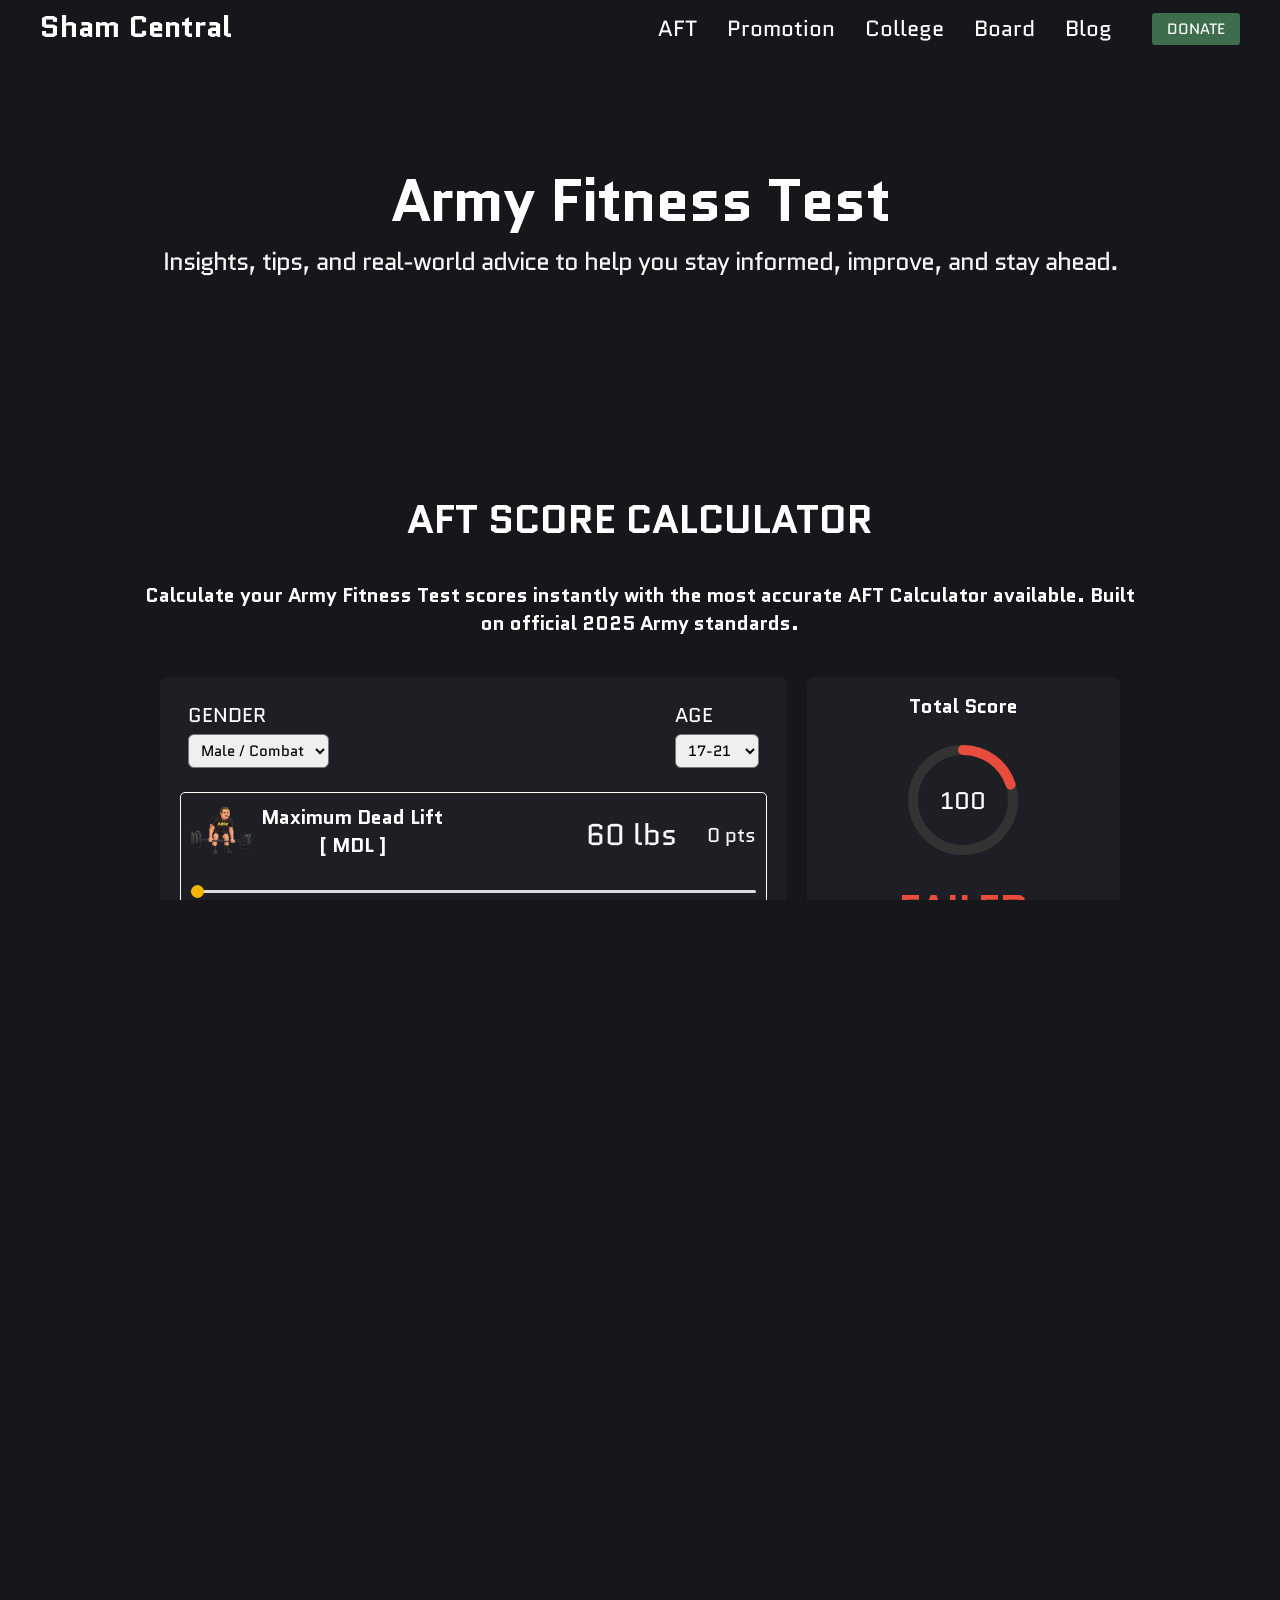
<file: aft.html>
<!DOCTYPE HTML>
<html>

<head>
  <meta http-equiv="content-type" content="text/html; charset=utf-8" />
  <meta name="viewport" content="width=device-width, initial-scale=1.0">
  <title>shamcentral.com</title>
  <link rel="stylesheet" href="css/aft.css" /> <!-- ADD PAGE ROOT CSS FILE -->
  <link rel="stylesheet" href="css/global.css" />
  <link rel="stylesheet" href="css/font.css">
  <link rel="icon" type="image/png" href="picture/icon.png">

</head>

<Body>

  <!-- HEADER -->
  <div id="header"></div>

  <!-- HERO -->
  <section class="hero">
    <h1 class="hero-h1">Army Fitness Test</h1>
    <p class="hero-p">Insights, tips, and real-world advice to help you stay informed, improve, and stay ahead.</p>
  </section>









  <!-- SECTION A -->
  <section class="background">
    <h2 class="calculator-title1">AFT SCORE CALCULATOR
    </h2>
    <h3 class="calculator-title2">Calculate your Army Fitness Test scores instantly with the most accurate AFT
      Calculator available. Built on official 2025 Army standards.</h3>
    <div class="container">
      <div class="posts">

        <div class="gender-age">
          <div class="gender-select">
            <label for="age" class="label-text">GENDER</label>
            <select id="genderSelect" class="gender-select">

              <option value="male">Male / Combat</option>
              <option value="female">Female</option>
            </select>
          </div>

          <div class="age-select">
            <label for="age" class="label-text">AGE</label>
            <select id="ageSelect" class="age-select">

              <option value="17-21">17-21</option>
              <option value="22-26">22-26</option>
              <option value="27-31">27-31</option>
              <option value="32-36">32-36</option>
              <option value="37-41">37-41</option>
              <option value="42-46">42-46</option>
              <option value="47-51">47-51</option>
              <option value="52-56">52-56</option>
              <option value="57-61">57-61</option>
              <option value="62+">62+</option>
            </select>
          </div>
        </div>





        <!-- EVENT ONE --->

        <div class="events">
          <div class="events-1">
            <div>
              <img src="picture/mdl.png" class="events-img">
            </div>
            <div>
              <h3>Maximum Dead Lift <br>[ MDL ]</h3>

            </div>
            <div class="value">
              <p id="mdlValue"></p>

            </div>
            <div class="points">
              <p id="mdlPoints"></p>

            </div>
          </div>
          <div>
            <input type="range" min="60" max="350" value="0" class="slider" id="mdlSlider">

          </div>

        </div>



        <!-- EVENT TWO --->

        <div class="events">
          <div class="events-1">
            <div>
              <img src="picture/hrp.png" class="events-img">
            </div>
            <div>
              <h3>Hand Release Pushup <br>[ HPR ]</h3>

            </div>
            <div class="value">
              <p id="hrpValue"></p>

            </div>
            <div class="points">
              <p id="hrpPoints"></p>

            </div>
          </div>
          <div>
            <input type="range" min="0" max="62" value="0" class="slider" id="hrpSlider">

          </div>

        </div>



        <!-- EVENT THREE --->

        <div class="events">
          <div class="events-1">
            <div>
              <img src="picture/sdc.png" class="events-img">
            </div>
            <div>
              <h3>Sprint Drag Carry <br>[ SDC ]</h3>

            </div>
            <div class="value">
              <p id="sdcValue"></p>

            </div>
            <div class="points">
              <p id="sdcPoints"></p>

            </div>
          </div>
          <div>
            <input type="range" min="0" max="62" value="0" class="slider" id="sdcSlider">

          </div>

        </div>



        <!-- EVENT FOUR --->

        <div class="events">
          <div class="events-1">
            <div>
              <img src="picture/plk.png" class="events-img">
            </div>
            <div>
              <h3>PLANK <br>[ PLK ]</h3>

            </div>
            <div class="value">
              <p id="plkValue"></p>

            </div>
            <div class="points">
              <p id="plkPoints"></p>

            </div>
          </div>
          <div>
            <input type="range" min="0" max="62" value="0" class="slider" id="plkSlider">

          </div>

        </div>




        <!-- EVENT FIVE --->

        <div class="events">
          <div class="events-1">
            <div>
              <img src="picture/2mr.png" class="events-img">
            </div>
            <div>
              <h3>Two Mile Run <br>[ 2MR ]</h3>

            </div>
            <div class="value">
              <p id="twomrValue"></p>

            </div>
            <div class="points">
              <p id="twomrPoints"></p>

            </div>
          </div>
          <div>
            <input type="range" min="0" max="62" value="0" class="slider" id="twomrSlider">

          </div>

        </div>




















      </div>




      <div class="sidebar">
        <div class="sidebar-top">
          <h3>Total Score</h3>
          <div class="circle-wrap">
            <svg class="progress-ring" width="120" height="120">
              <circle class="progress-ring-bg" cx="60" cy="60" r="50" />
              <circle class="progress-ring-fill" cx="60" cy="60" r="50" id="progressCircle" />
            </svg>

            <div class="circle-text" id="totalScore">0</div>




            
          </div>
           <h3 id="statusText">passed!</h3>
          
        </div>

        <div class="sidebar-bottom">
          <h3>Recent Posts</h3>
          <p>Getting Started</p>
          <p>Weekly Update</p>
          <p>Tips & Tricks</p>
        </div>



      </div>



  </section>




<section>
  <h2 >ARMY FITNESS TEST EVENTS</h2>
   <h3>ARMY FITNESS TEST SCORE CHARTS</h3>
   <div>
   
   </div>
</section>






<section>
  <h2 >ARMY FITNESS TEST SCORE CHARTS</h2>
   <h3>ARMY FITNESS TEST SCORE CHARTS</h3>
   <div>
    
   </div>
</section>






















  <!-- FOOTER -->
  <div id="footer"></div>

</Body>
<script src="script/global.js"></script>
<script src="script/aft.js"></script>


</html>
</file>
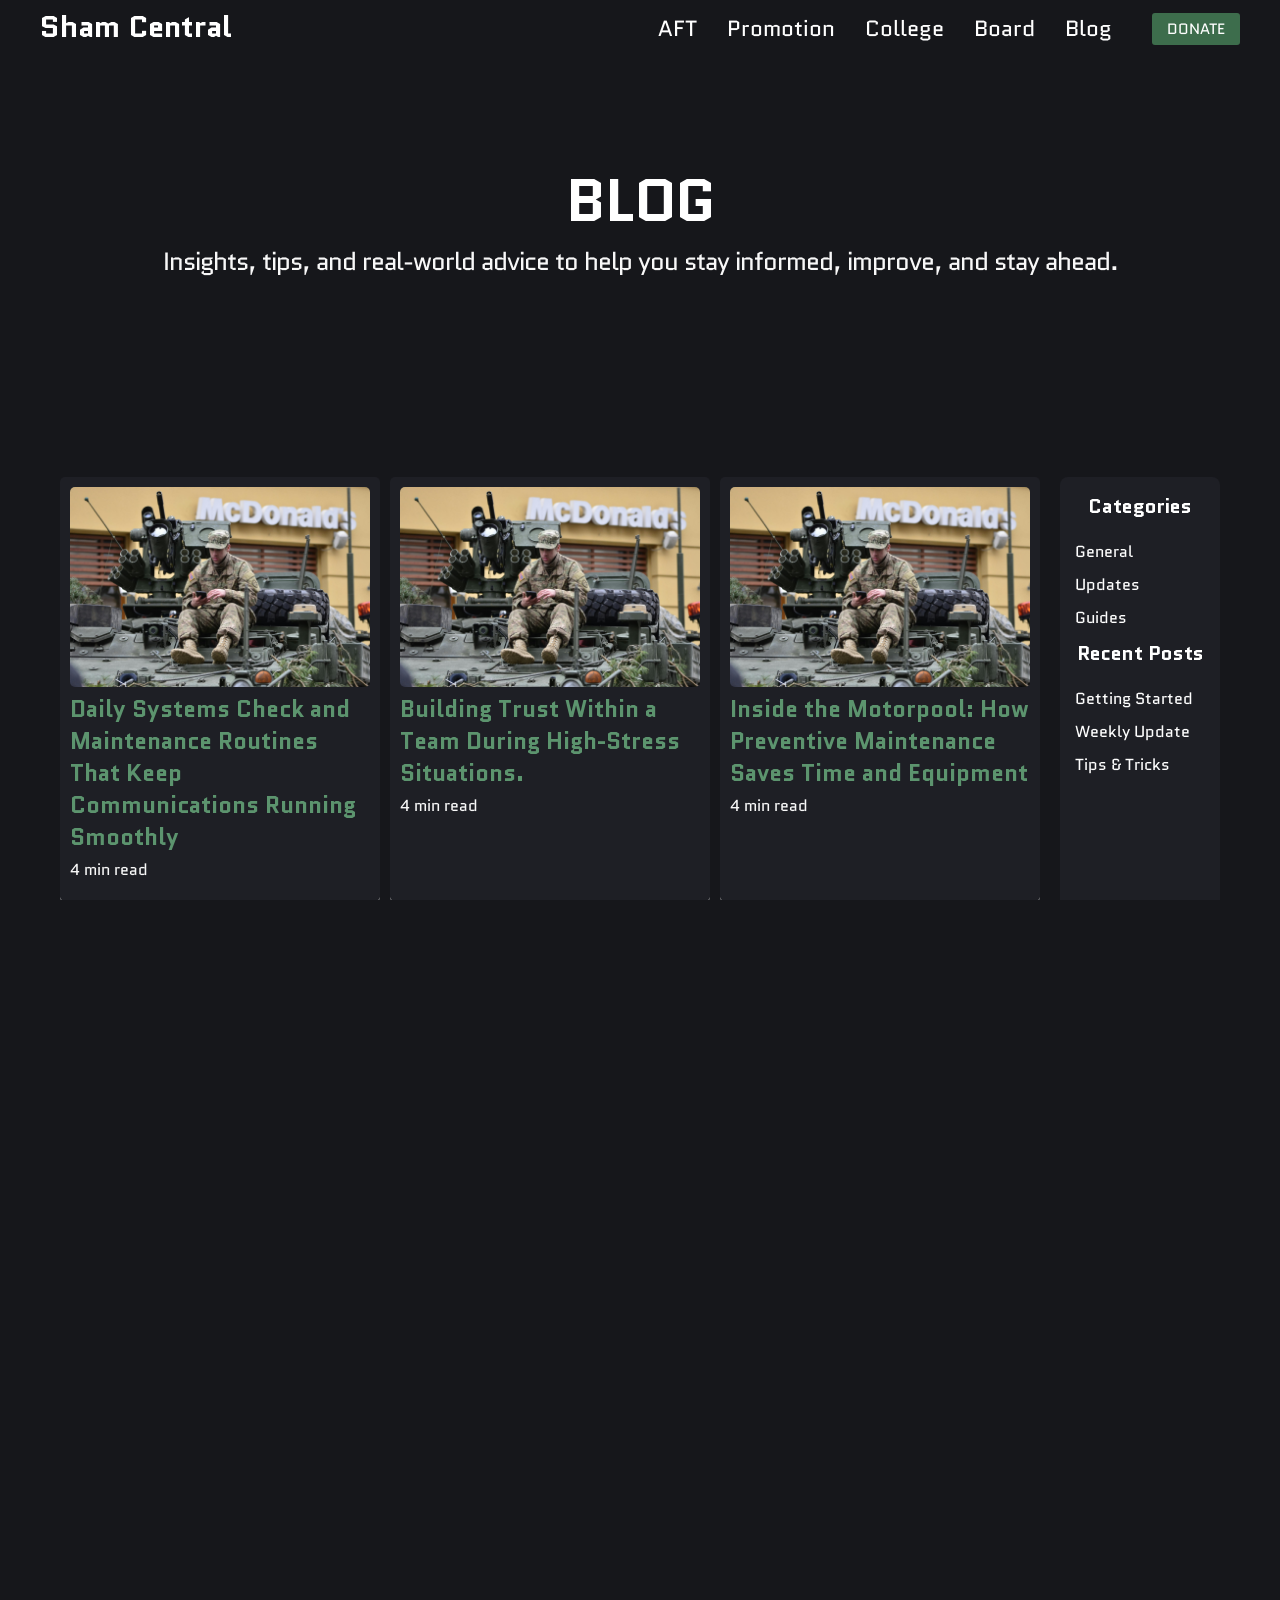
<file: blog.html>
<!DOCTYPE HTML>
<html>

<head>
  <meta http-equiv="content-type" content="text/html; charset=utf-8" />
  <meta name="viewport" content="width=device-width, initial-scale=1.0">
  <title>shamcentral.com</title>
  <link rel="stylesheet" href="css/blog.css" /> <!-- ADD PAGE ROOT CSS FILE -->
  <link rel="stylesheet" href="css/global.css" />
  <link rel="stylesheet" href="css/font.css">
  <link rel="icon" type="image/png" href="picture/icon.png">

</head>

<Body>

  <!-- HEADER -->
  <div id="header"></div>

  <!-- HERO -->
  <section class="hero">
    <h1 class="hero-h1">BLOG</h1>
    <p class="hero-p">Insights, tips, and real-world advice to help you stay informed, improve, and stay ahead.</p>
  </section>


  <section class="background">
    <div class="container">

      <div class="posts">

        <div class="cutoff-scores-style">

          <div class="post">
            <img src="picture/army-background.jpg" class="blog-img">
            <a href="#">Daily Systems Check and Maintenance Routines That Keep Communications Running Smoothly</a>
            <p>4 min read</p>
          </div>
          <div class="post">
            <img src="picture/army-background.jpg" class="blog-img">
            <a href="#">Building Trust Within a Team During High-Stress Situations.</a>
            <p>4 min read</p>
          </div>
          <div class="post">
            <img src="picture/army-background.jpg" class="blog-img">
            <a href="#">Inside the Motorpool: How Preventive Maintenance Saves Time and Equipment</a>
            <p>4 min read</p>
          </div>
          <div class="post">
            <img src="picture/army-background.jpg" class="blog-img">
            <a href="#">A quick introduction to what this platform is all about and how to use it.</a>
            <p>4 min read</p>
          </div>

          <div class="post">
            <img src="picture/army-background.jpg" class="blog-img">
            <a href="#">How Small Leadership Habits Can Improve Team Performance and Accountability</a>
          </div>
        </div>

        <div style="text-align:center; margin-top:20px;">
          <button class="next-button">1</button>
          <button class="next-button">2</button>
          <button class="next-button">3</button>
          <span class="dots">...</span>
          <button class="next-button">10</button>
        </div>
      </div>

      <div class="sidebar">
        <h3>Categories</h3>
        <p>General</p>
        <p>Updates</p>
        <p>Guides</p>

        <h3>Recent Posts</h3>
        <p>Getting Started</p>
        <p>Weekly Update</p>
        <p>Tips & Tricks</p>
      </div>

    </div>



  </section>


















  <!-- FOOTER -->
  <div id="footer"></div>

</Body>
<script src="script/global.js"></script>

</html>
</file>
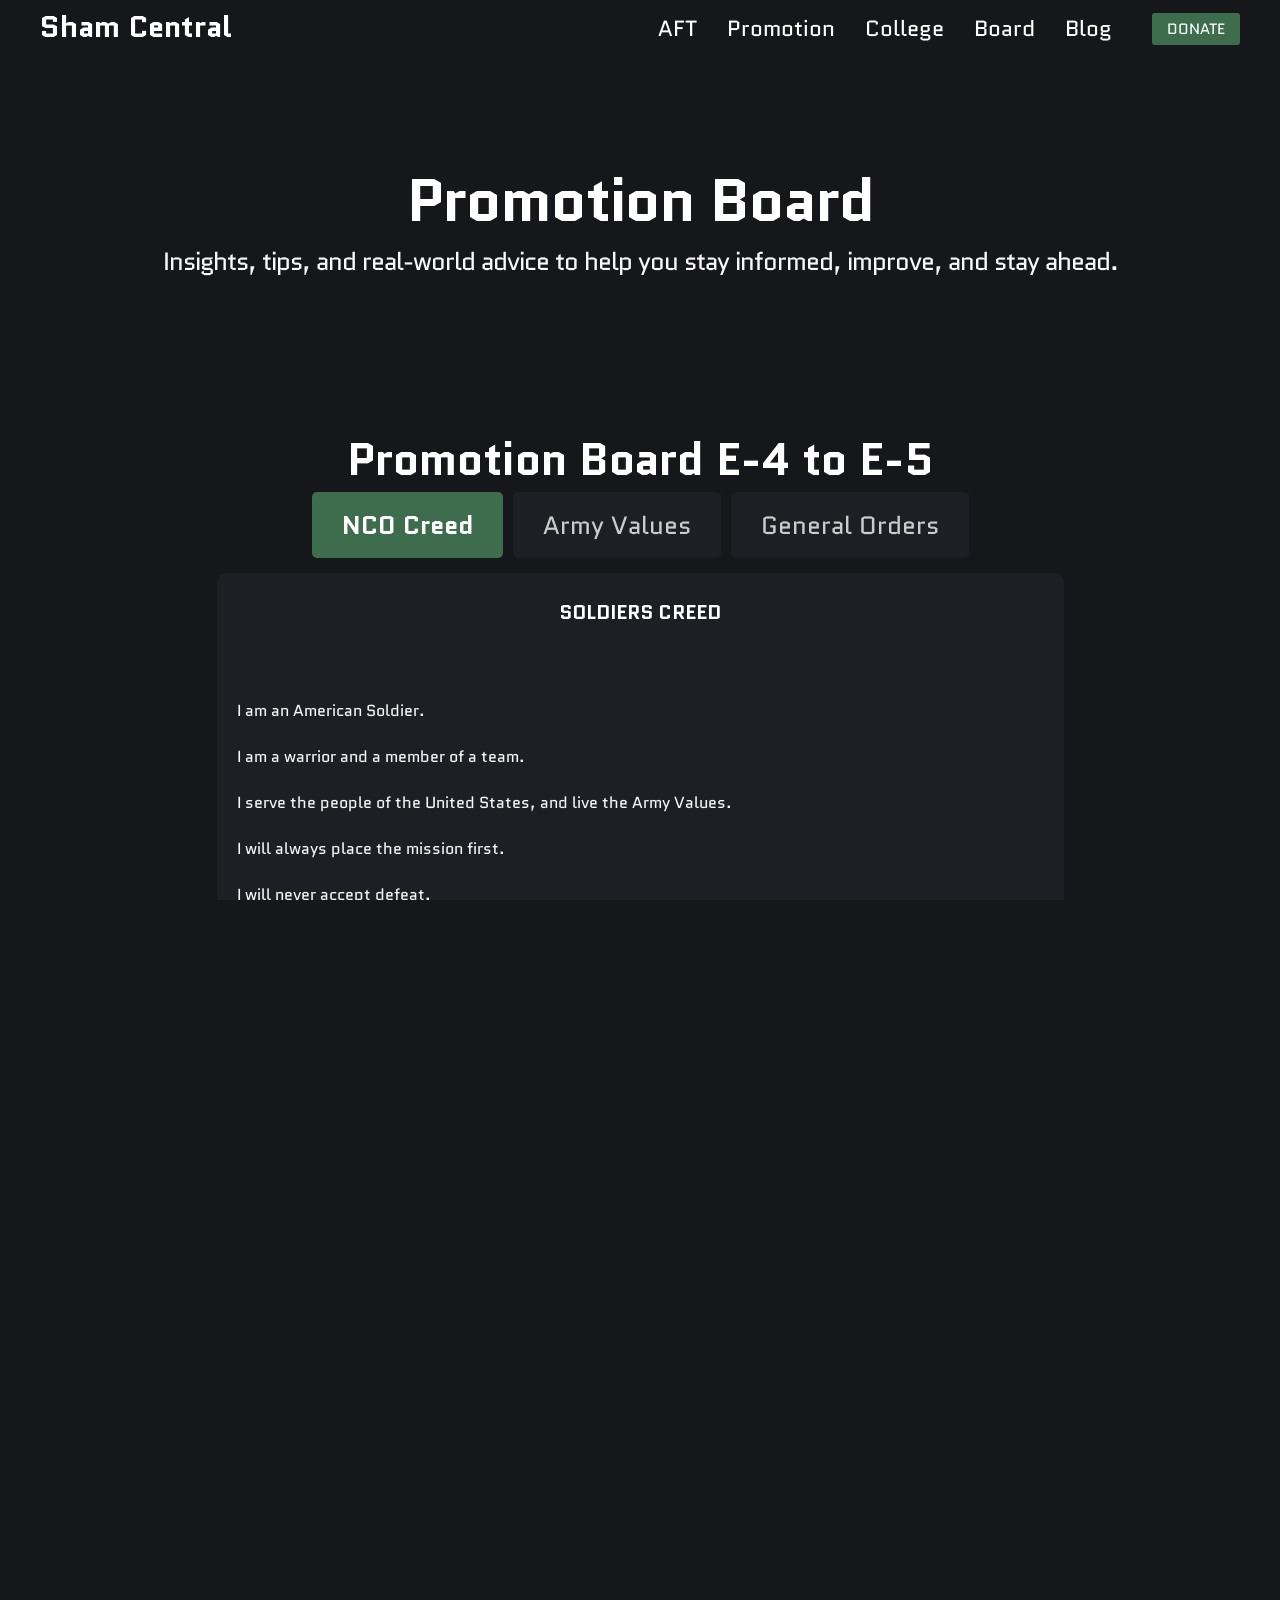
<file: board.html>
<!DOCTYPE HTML>
<html>

<head>
  <meta http-equiv="content-type" content="text/html; charset=utf-8" />
  <meta name="viewport" content="width=device-width, initial-scale=1.0">
  <title>shamcentral.com</title>
  <link rel="stylesheet" href="css/board.css" /> <!-- ADD PAGE ROOT CSS FILE -->
  <link rel="stylesheet" href="css/global.css" />
  <link rel="stylesheet" href="css/font.css">
  <link rel="icon" type="image/png" href="picture/icon.png">

</head>

<Body>

  <!-- HEADER -->
  <div id="header"></div>

  <!-- HERO -->
  <section class="hero">
    <h1 class="hero-h1">Promotion Board</h1>
    <p class="hero-p">Insights, tips, and real-world advice to help you stay informed, improve, and stay ahead.</p>
  </section>



  <section class="sectionA">
    <h2>Promotion Board E-4 to E-5</h2>

    <!-- TABS -->
    <div class="tab-buttons">
      <button class="tab-btn active" data-tab="nco">NCO Creed</button>
      <button class="tab-btn" data-tab="values">Army Values</button>
      <button class="tab-btn" data-tab="orders">General Orders</button>
    </div>

    <!-- SWITCHING CONTENT -->
    <div class="tab-content active" id="nco">
      <h3>SOLDIERS CREED</h3>
      <p>
        I am an American Soldier.

        I am a warrior and a member of a team.

        I serve the people of the United States, and live the Army Values.

        I will always place the mission first.

        I will never accept defeat.

        I will never quit.

        I will never leave a fallen comrade.

        I am disciplined, physically and mentally tough, trained and proficient in my warrior tasks and drills.

        I always maintain my arms, my equipment and myself.

        I am an expert and I am a professional.

        I stand ready to deploy, engage, and destroy, the enemies of the United States of America in close combat.

        I am a guardian of freedom and the American way of life.

        I am an American Soldier.

      </p>
    </div>

    <div class="tab-content" id="values">
      <H3>NONCOMMISSIONED OFFICER CREED</H3>
      <p>No one is more professional than I. I am a noncommissioned officer, a leader of Soldiers. As a noncommissioned officer, I realize that I am a member of a time honored corps, which is known as "The Backbone of the Army". I am proud of the Corps of noncommissioned officers and will at all times conduct myself so as to bring credit upon the Corps, the military service and my country regardless of the situation in which I find myself. I will not use my grade or position to attain pleasure, profit, or personal safety.

Competence is my watchword. My two basic responsibilities will always be uppermost in my mind—accomplishment of my mission and the welfare of my Soldiers. I will strive to remain technically and tactically proficient. I am aware of my role as a noncommissioned officer. I will fulfill my responsibilities inherent in that role. All Soldiers are entitled to outstanding leadership; I will provide that leadership. I know my Soldiers and I will always place their needs above my own. I will communicate consistently with my Soldiers and never leave them uninformed. I will be fair and impartial when recommending both rewards and punishment.

Officers of my unit will have maximum time to accomplish their duties; they will not have to accomplish mine. I will earn their respect and confidence as well as that of my Soldiers. I will be loyal to those with whom I serve; seniors, peers, and subordinates alike. I will exercise initiative by taking appropriate action in the absence of orders. I will not compromise my integrity, nor my moral courage. I will not forget, nor will I allow my comrades to forget that we are professionals, noncommissioned officers, leaders!</p>
    </div>

    <div class="tab-content" id="orders">
      <h3>GENERAL ORDERS</h3>
      <p>General Order 1
I will guard everything within the limits of my post and quit my post only when properly relieved.

General Order 2
I will obey my special orders and perform all of my duties in a military manner.

General Order 3
I will report violations of my special orders, emergencies, and anything not covered in my instructions to the commander of the relief.</p>
    </div>

  </section>

<div class="pro-tip">
  <strong>Pro tip:</strong> Check cutoff scores for your MOS for the last 12 months. If they consistently hover around 500–550, that is your target. If they are at 798, your MOS is overmanned — consider reclassing or focusing on maxing points to be ready when the cutoff drops.
</div>

<section class="sectionA">
    <h2>Promotion Board E-5 to E-5</h2>

  </section>




  <section class="sectionA">
    <h2>Know Your Points</h2>
    <h3>For Promotion to SGT and SSG</h3>
    <div class="trend-style">
      <button class="trend-button">BOARD BIO</button>
      <button class="trend-button">BOARD QUIESTIONS</button>
      <button class="trend-button">BOARD PACKET</button>
      


    </div>
  </section>
































  <section class="sectionA">
    <h2>Promotion Related Tools</h2>
    <h3>For Promotion to SGT and SSG</h3>
    <div class="trend-style">
      <button class="trend-button">BOARD BIO</button>
      <button class="trend-button">BOARD QUIESTIONS</button>
      <button class="trend-button">BOARD PACKET</button>
      


    </div>
  </section>




<div class="pro-tip">
  <strong>Pro tip:</strong> Check cutoff scores for your MOS for the last 12 months. If they consistently hover around 500–550, that is your target. If they are at 798, your MOS is overmanned — consider reclassing or focusing on maxing points to be ready when the cutoff drops.
</div>



  <!-- FOOTER -->
  <div id="footer"></div>

</Body>
<script src="script/global.js"></script>

</html>
</file>
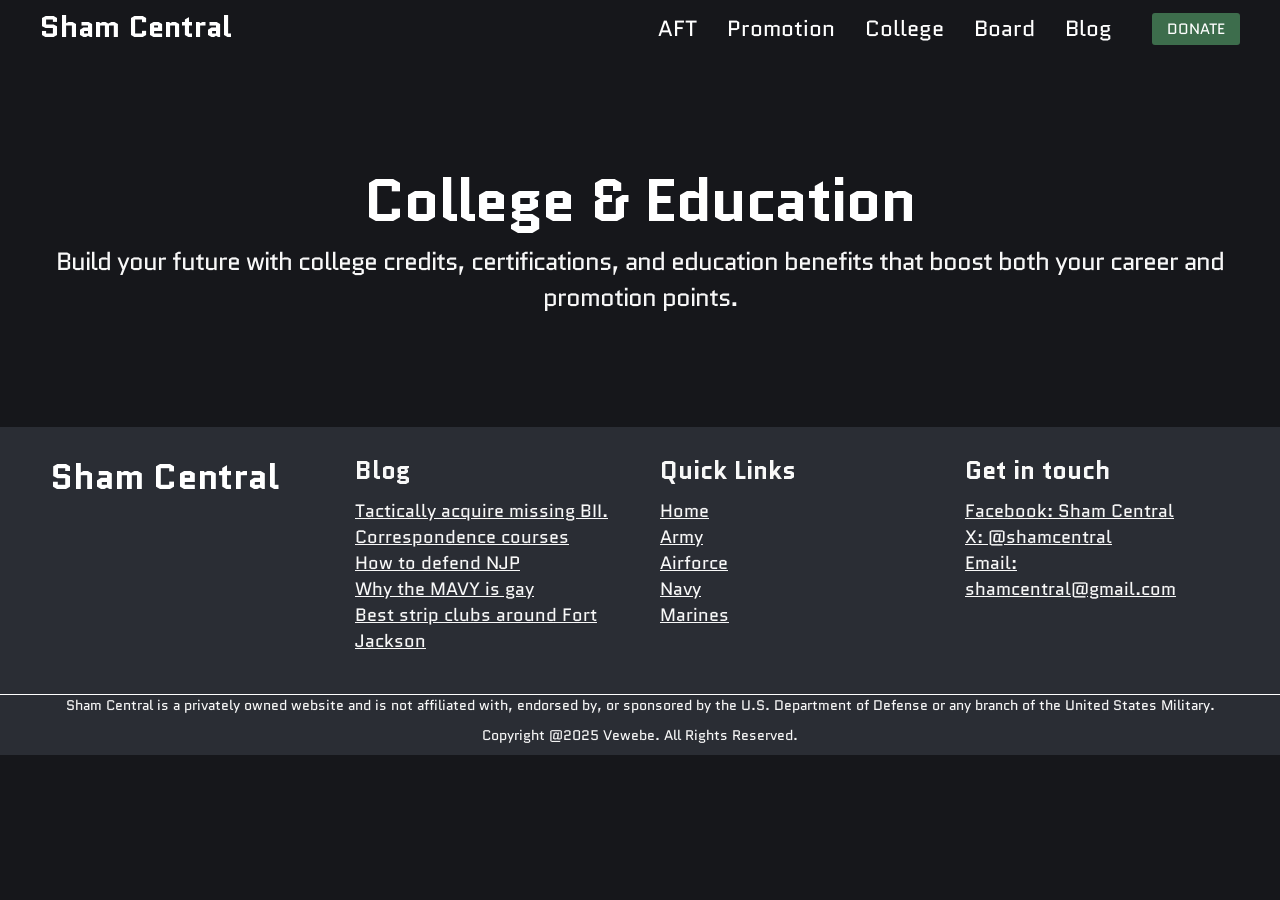
<file: college.html>
<!DOCTYPE HTML>
<html>

<head>
  <meta http-equiv="content-type" content="text/html; charset=utf-8" />
  <meta name="viewport" content="width=device-width, initial-scale=1.0">
  <title>shamcentral.com</title>
  <link rel="stylesheet" href="css/" /> <!-- ADD PAGE ROOT CSS FILE -->
  <link rel="stylesheet" href="css/global.css" />
  <link rel="stylesheet" href="css/font.css">
  <link rel="icon" type="image/png" href="picture/icon.png">

</head>

<Body>

  <!-- HEADER -->
  <div id="header"></div>

     <!-- HERO -->
  <section class="hero">
    <h1 class="hero-h1">College & Education</h1>
    <p class="hero-p">Build your future with college credits, certifications, and education benefits that boost both your career and promotion points.</p>
</section>



  <!-- FOOTER -->
  <div id="footer"></div>

</Body>
<script src="script/global.js"></script>
</html>
</file>
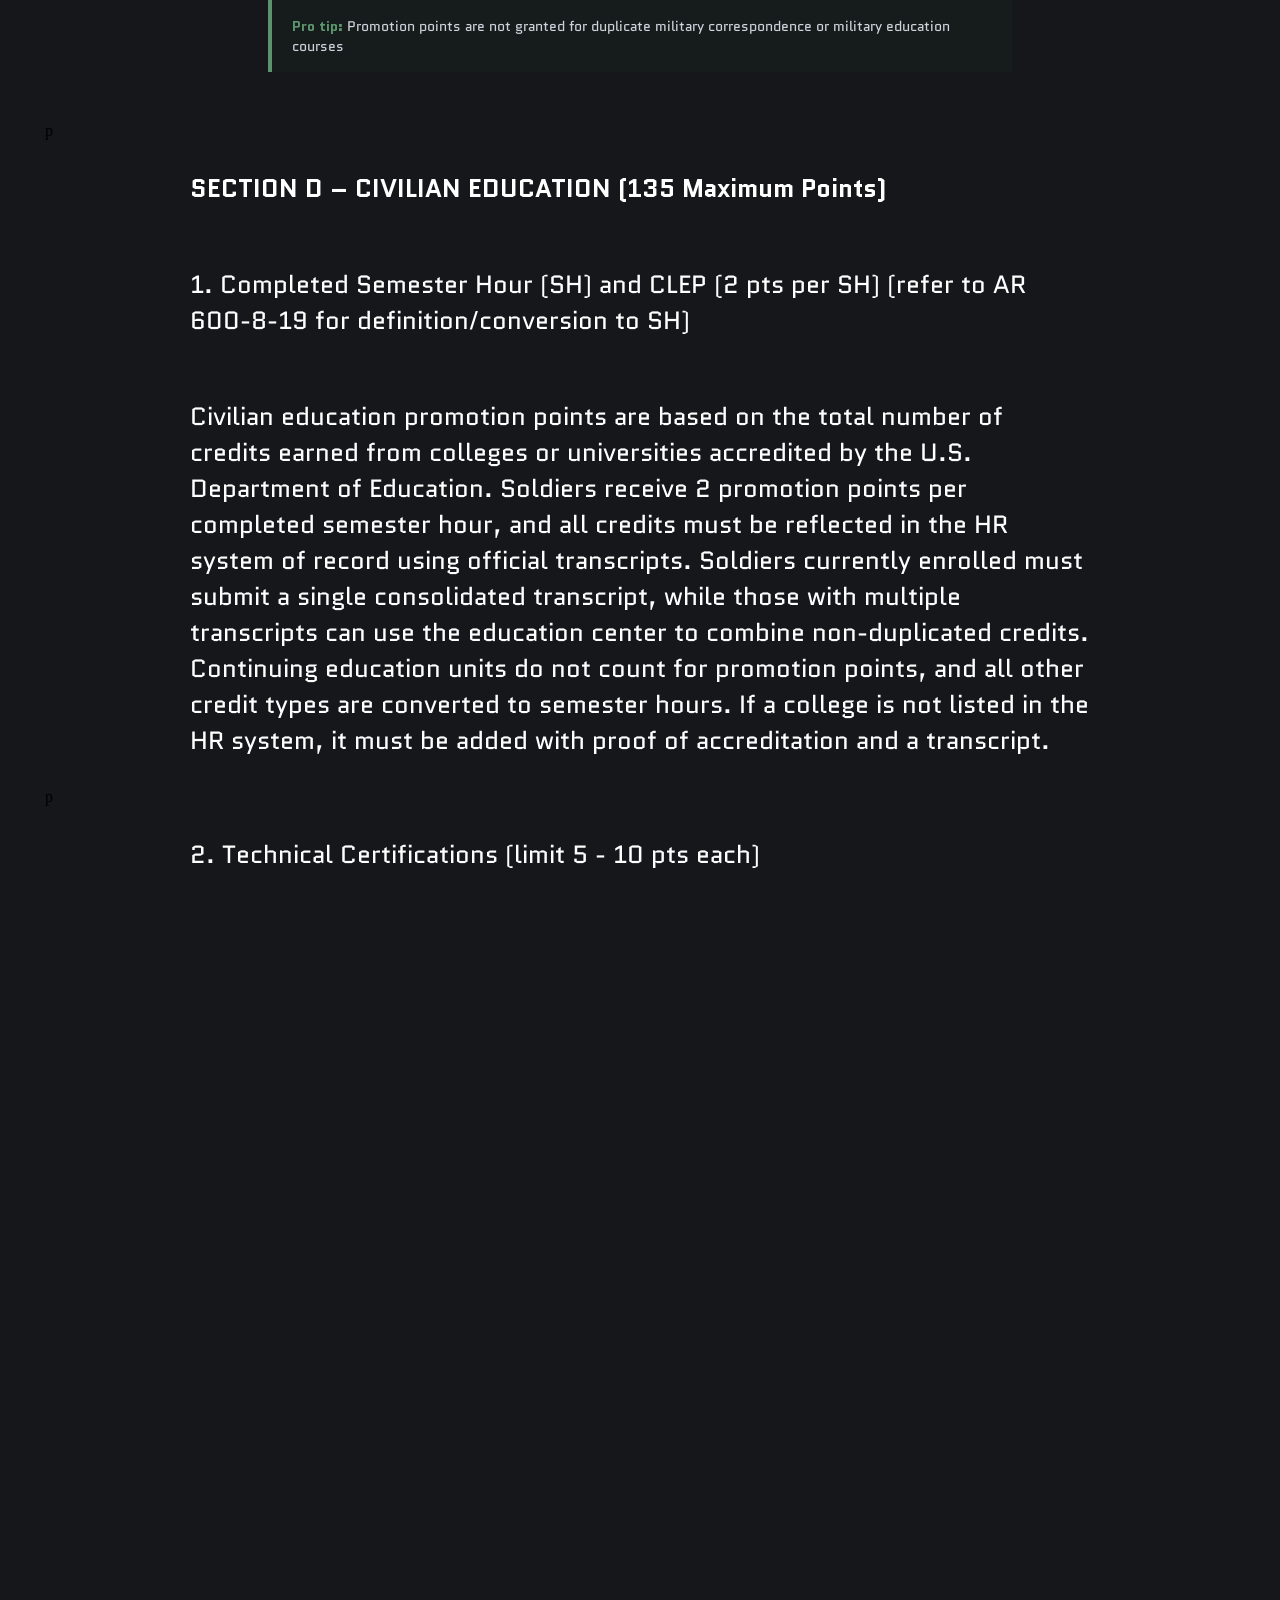
<file: promotion.html>
<!DOCTYPE HTML>
<html>

<head>
  <meta http-equiv="content-type" content="text/html; charset=utf-8" />
  <meta name="viewport" content="width=device-width, initial-scale=1.0">
  <title>shamcentral.com</title>
  <link rel="stylesheet" href="css/promotion.css" /> <!-- ADD PAGE ROOT CSS FILE -->
  <link rel="stylesheet" href="css/global.css" />
  <link rel="stylesheet" href="css/font.css">
  <link rel="icon" type="image/png" href="picture/icon.png">

</head>

<Body>

  <!-- HEADER -->
  <div id="header"></div>

  <!-- HERO -->
  <section class="hero">
    <h1 class="hero-h1">Promotion Points</h1>
    <p class="hero-p">Learn how promotion points, and cutoff scores to determine your path to the next rank.</p>
  </section>






  <!-- SECTION A -->



  <section class="sectionA">
    <h2>Army Enlisted Cutoff Scores</h2>
    <h3>Last 12-Months: Army Cutoff Scores
      For Promotion to SGT and SSG</h3>
    <div class="cutoff-scores-style">
      <button class="cutoff-scores-button">JAN 26</button>
      <button class="cutoff-scores-button">FEB 26</button>
      <button class="cutoff-scores-button">MAR 26</button>
      <button class="cutoff-scores-button">APR 26</button>

      <button class="cutoff-scores-button">MAY 26</button>
      <button class="cutoff-scores-button">JUN 26</button>
      <button class="cutoff-scores-button">JUL 26</button>
      <button class="cutoff-scores-button">AUG 26</button>
      <button class="cutoff-scores-button">SEP 26</button>
      <button class="cutoff-scores-button">OCT 26</button>
      <button class="cutoff-scores-button">NOV 26</button>
      <button class="cutoff-scores-button">DEC 26</button>

    </div>
  </section>


  <section class="sectionA">
    <h2>SGT-SSG Eligibles Trend Report</h2>
    <h3>Last 12-Months: Army Cutoff Scores
      For Promotion to SGT and SSG</h3>
    <div class="trend-style">
      <button class="trend-button">Latest Trend Report</button>


    </div>
  </section>



  <section class="sectionA">
    <h2>Army Enlisted Cutoff Scores Archive</h2>
    <h3>Last 12-Years: Army Cutoff Scores
      For Promotion to SGT and SSG</h3>
    <div class="cutoff-scores-style">
      <button class="cutoff-scores-button">CY 2025</button>
      <button class="cutoff-scores-button">CY 2024</button>
      <button class="cutoff-scores-button">CY 2023</button>
      <button class="cutoff-scores-button">CY 2022</button>
      <button class="cutoff-scores-button">CY 2021</button>
      <button class="cutoff-scores-button">CY 2019</button>
      <button class="cutoff-scores-button">CY 2018</button>
      <button class="cutoff-scores-button">CY 2017</button>
      <button class="cutoff-scores-button">CY 2016</button>
      <button class="cutoff-scores-button">CY 2015</button>
      <button class="cutoff-scores-button">CY 2014</button>
      <button class="cutoff-scores-button">CY 2013</button>

    </div>
  </section>







  <!-- SECTION D  /  KNOW YOUR POINTS -->




  <section class="sectionD">
    <h2>Know Your Points</h2>
    <h3>Promotion points is maintained through performance in physical fitness, weapons qualification, and continued professional development.</h3>
    <h4>SECTION A – MILITARY TRAINING (280 Maximum Points)</h4>
      <P class="aft-p">1. Army Fitness Test (AFT) (must be within 12 months) 120 Maximum Points</P>
      <table class="points-table">
        <thead>
          <tr>
            <th>AFT Score</th>
            <th>Points</th>
            <th>AFT Score</th>
            <th>Points</th>
            <th>AFT Score</th>
            <th>Points</th>
            <th>AFT Score</th>
            <th>Points</th>
          </tr>
        </thead>
        <tbody>
          <tr>
            <td>500</td>
            <td>120</td>
            <td>444–440</td>
            <td>84</td>
            <td>384–380</td>
            <td>48</td>
            <td>324–320</td>
            <td>12</td>
          </tr>
          <tr>
            <td>499–495</td>
            <td>117</td>
            <td>439–435</td>
            <td>81</td>
            <td>379–375</td>
            <td>45</td>
            <td>319–315</td>
            <td>9</td>
          </tr>
          <tr>
            <td>494–490</td>
            <td>114</td>
            <td>434–430</td>
            <td>78</td>
            <td>374–370</td>
            <td>42</td>
            <td>314–310</td>
            <td>6</td>
          </tr>
          <tr>
            <td>489–485</td>
            <td>111</td>
            <td>429–425</td>
            <td>75</td>
            <td>369–365</td>
            <td>39</td>
            <td>309–305</td>
            <td>3</td>
          </tr>
          <tr>
            <td>484–480</td>
            <td>108</td>
            <td>424–420</td>
            <td>72</td>
            <td>364–360</td>
            <td>36</td>
            <td>304–300</td>
            <td>1</td>
          </tr>
          <tr>
            <td>479–475</td>
            <td>105</td>
            <td>419–415</td>
            <td>69</td>
            <td>359–355</td>
            <td>33</td>
            <td></td>
            <td></td>
          </tr>
          <tr>
            <td>474–470</td>
            <td>102</td>
            <td>414–410</td>
            <td>66</td>
            <td>354–350</td>
            <td>30</td>
            <td></td>
            <td></td>
          </tr>
          <tr>
            <td>469–465</td>
            <td>99</td>
            <td>409–405</td>
            <td>63</td>
            <td>349–345</td>
            <td>27</td>
            <td></td>
            <td></td>
          </tr>
          <tr>
            <td>464–460</td>
            <td>96</td>
            <td>404–400</td>
            <td>60</td>
            <td>344–340</td>
            <td>24</td>
            <td></td>
            <td></td>
          </tr>
          <tr>
            <td>459–455</td>
            <td>93</td>
            <td>399–395</td>
            <td>57</td>
            <td>339–335</td>
            <td>21</td>
            <td></td>
            <td></td>
          </tr>
          <tr>
            <td>454–450</td>
            <td>90</td>
            <td>394–390</td>
            <td>54</td>
            <td>334–330</td>
            <td>18</td>
            <td></td>
            <td></td>
          </tr>
          <tr>
            <td>449–445</td>
            <td>87</td>
            <td>389–385</td>
            <td>51</td>
            <td>329–325</td>
            <td>15</td>
            <td></td>
            <td></td>
          </tr>
        </tbody>
      </table>



      <p class="aft-p">2. Weapons Qualification (must be within 24 months) 160 Maximum Points</p>
      <table class="points-table">
        <thead>
          <tr>
            <th>M16/M4/M249</th>
            <th>M16/M4/M249 (Alt)</th>
            <th>M9/M17/M18</th>
            <th>M9/M17/M18</th>
            <th>M107/M110/M2010</th>
          </tr>
          <tr>
            <th>Hits/Points</th>
            <th>Hits/Points</th>
            <th>Hits/Points</th>
            <th>Hits/Points</th>
            <th>Hits/Points</th>
          </tr>
        </thead>

        <tbody>
          <tr>
            <td>40 / 160</td>
            <td>30 / 160</td>
            <td>40 / 160</td>
            <td>200 / 160</td>
            <td>50 / 160</td>
          </tr>
          <tr>
            <td>39 / 153</td>
            <td>29 / 146</td>
            <td>39 / 152</td>
            <td>198–199 / 153</td>
            <td>49 / 152</td>
          </tr>
          <tr>
            <td>38 / 145</td>
            <td>28 / 132</td>
            <td>38 / 144</td>
            <td>196–197 / 146</td>
            <td>48 / 144</td>
          </tr>
          <tr>
            <td>37 / 138</td>
            <td>27 / 118</td>
            <td>37 / 136</td>
            <td>193–195 / 139</td>
            <td>47 / 135</td>
          </tr>
          <tr>
            <td>36 / 130</td>
            <td>26 / 104</td>
            <td>36 / 128</td>
            <td>190–192 / 132</td>
            <td>46 / 127</td>
          </tr>
          <tr>
            <td>35 / 123</td>
            <td>25 / 90</td>
            <td>35 / 120</td>
            <td>187–189 / 125</td>
            <td>45 / 119</td>
          </tr>
          <tr>
            <td>34 / 115</td>
            <td>24 / 76</td>
            <td>34 / 112</td>
            <td>184–186 / 119</td>
            <td>44 / 110</td>
          </tr>
          <tr>
            <td>33 / 108</td>
            <td>23 / 62</td>
            <td>33 / 104</td>
            <td>181–183 / 112</td>
            <td>43 / 102</td>
          </tr>
          <tr>
            <td>32 / 100</td>
            <td>22 / 48</td>
            <td>32 / 96</td>
            <td>178–180 / 105</td>
            <td>42 / 94</td>
          </tr>
          <tr>
            <td>31 / 93</td>
            <td>21 / 33</td>
            <td>31 / 88</td>
            <td>175–177 / 98</td>
            <td>41 / 85</td>
          </tr>
          <tr>
            <td>30 / 85</td>
            <td>X</td>
            <td>30 / 80</td>
            <td>172–174 / 91</td>
            <td>40 / 77</td>
          </tr>
          <tr>
            <td>29 / 78</td>
            <td>X</td>
            <td>29 / 72</td>
            <td>169–171 / 85</td>
            <td>39 / 69</td>
          </tr>
          <tr>
            <td>28 / 70</td>
            <td>X</td>
            <td>28 / 64</td>
            <td>165–168 / 78</td>
            <td>38 / 60</td>
          </tr>
          <tr>
            <td>27 / 63</td>
            <td>X</td>
            <td>27 / 56</td>
            <td>161–164 / 71</td>
            <td>37 / 52</td>
          </tr>
          <tr>
            <td>26 / 55</td>
            <td>X</td>
            <td>26 / 48</td>
            <td>157–160 / 64</td>
            <td>36 / 43</td>
          </tr>
          <tr>
            <td>25 / 48</td>
            <td>X</td>
            <td>25 / 40</td>
            <td>153–156 / 57</td>
            <td>35 / 33</td>
          </tr>
          <tr>
            <td>24 / 40</td>
            <td>X</td>
            <td>24 / 33</td>
            <td>149–152 / 50</td>
            <td>X</td>
          </tr>
          <tr>
            <td>23 / 33</td>
            <td>X</td>
            <td>X</td>
            <td>145–148 / 44</td>
            <td>X</td>
          </tr>
          <tr>
            <td>X</td>
            <td>X</td>
            <td>X</td>
            <td>141–144 / 38</td>
            <td>X</td>
          </tr>
          <tr>
            <td>X</td>
            <td>X</td>
            <td>X</td>
            <td>139–140 / 33</td>
            <td>X</td>
          </tr>
        </tbody>
      </table>






















      <h4>SECTION B – AWARDS AND DECORATIONS (185 Maximum Points including Airborne Advantage)</H4>
      <P>1. Awards, Decorations, Badges and COA's (limit 4 COA) 145 Maximum Points
      </P>
<table class="points-table">
    <thead>
      <tr>
        <th>Award or Decoration</th>
        <th>Promotion Points</th>
      </tr>
    </thead>
    <tbody>
      <tr><td>Soldier’s Medal or higher award and/or decoration</td><td>35</td></tr>
      <tr><td>Bronze Star Medal with “V” device</td><td>35</td></tr>
      <tr><td>Bronze Star Medal</td><td>30</td></tr>
      <tr><td>Purple Heart</td><td>30</td></tr>
      <tr><td>Defense Meritorious Service Medal</td><td>25</td></tr>
      <tr><td>Meritorious Service Medal</td><td>25</td></tr>
      <tr><td>Air Medal with “V” device</td><td>25</td></tr>
      <tr><td>Army Commendation Medal with “V” device</td><td>25</td></tr>
      <tr><td>Air Medal</td><td>20</td></tr>
      <tr><td>Joint Service Commendation Medal</td><td>20</td></tr>
      <tr><td>Army Commendation Medal</td><td>20</td></tr>
      <tr><td>Joint Service Achievement Medal</td><td>10</td></tr>
      <tr><td>Army Achievement Medal</td><td>10</td></tr>
      <tr><td>Good Conduct Medal</td><td>10</td></tr>
      <tr><td>Army Reserve Components Achievement Medal</td><td>10</td></tr>
      <tr><td>Armed Forces Reserve Medal (with or without “M” device)</td><td>10</td></tr>
      <tr><td>Military Outstanding Volunteer Service Medal</td><td>10</td></tr>
      <tr><td>Army Recruiting Ribbon <small>(note 1)</small></td><td>10</td></tr>
    </tbody>
  </table>


    <table class="points-table">
    <thead>
      <tr>
        <th>Badge</th>
        <th>Promotion Points</th>
      </tr>
    </thead>
    <tbody>
      <tr><td>Expert Infantryman Badge</td><td>60</td></tr>
      <tr><td>Expert Field Medical Badge</td><td>60</td></tr>
      <tr><td>Expert Soldier Badge</td><td>60</td></tr>
      <tr><td>Combat Infantryman Badge</td><td>30</td></tr>
      <tr><td>Combat Medical Badge</td><td>30</td></tr>
      <tr><td>Combat Action Badge</td><td>30</td></tr>

      <tr><td>Master Parachute Badge</td><td>20</td></tr>
      <tr><td>Master Explosive Ordnance Disposal Badge</td><td>20</td></tr>
      <tr><td>Master Recruiter Badge</td><td>20</td></tr>
      <tr><td>Master Gunner Badge</td><td>20</td></tr>
      <tr><td>Gold Recruiter Badge</td><td>20</td></tr>
      <tr><td>Divers Badge (First Class)</td><td>20</td></tr>
      <tr><td>Aviation Badge (Master)</td><td>20</td></tr>
      <tr><td>Master Army Instructor Badge</td><td>20</td></tr>
      <tr><td>Technician Badge (Master)</td><td>20</td></tr>

      <tr><td>Basic Army Instructor Badge</td><td>15</td></tr>
      <tr><td>Senior Army Instructor Badge</td><td>15</td></tr>
      <tr><td>Senior Parachute Badge</td><td>15</td></tr>
      <tr><td>Senior Explosive Ordnance Disposal Badge</td><td>15</td></tr>
      <tr><td>Presidential Service Badge</td><td>15</td></tr>
      <tr><td>Vice President Service Badge</td><td>15</td></tr>
      <tr><td>Drill Sergeant Badge</td><td>15</td></tr>
      <tr><td>Basic U.S. Army Recruiter Badge</td><td>15</td></tr>
      <tr><td>Divers Badge (Salvage)</td><td>15</td></tr>
      <tr><td>Parachute Combat Badge with bronze service star (Senior)</td><td>15</td></tr>
      <tr><td>Aviation Badge (Senior)</td><td>15</td></tr>
      <tr><td>Military Free Fall Parachutist Badge (Master)</td><td>15</td></tr>
      <tr><td>Special Operations Diver Badge (Supervisor)</td><td>15</td></tr>
      <tr><td>Senior Space Badge</td><td>15</td></tr>
      <tr><td>Technician Badge (Senior)</td><td>15</td></tr>

      <tr><td>Parachute Badge</td><td>10</td></tr>
      <tr><td>Parachute Combat Badge with bronze service star (Basic)</td><td>10</td></tr>
      <tr><td>Parachute Rigger Badge</td><td>10</td></tr>
      <tr><td>Divers Badge (Second-Class)</td><td>10</td></tr>
      <tr><td>Divers Badge (Scuba)</td><td>10</td></tr>
      <tr><td>Basic Explosive Ordnance Disposal Badge</td><td>10</td></tr>
      <tr><td>Pathfinder Badge</td><td>10</td></tr>
      <tr><td>Air Assault Badge</td><td>10</td></tr>
      <tr><td>Aviation Badge (Basic)</td><td>10</td></tr>
      <tr><td>Secretary of Defense Service Badge</td><td>10</td></tr>
      <tr><td>Joint Chiefs of Staff Identification Badge</td><td>10</td></tr>
      <tr><td>Army Staff Identification Badge</td><td>10</td></tr>
      <tr><td>Space Badge</td><td>10</td></tr>
      <tr><td>Military Free Fall Parachutist Badge (Basic)</td><td>10</td></tr>
      <tr><td>Special Operations Diver Badge (Basic)</td><td>10</td></tr>
      <tr><td>Tomb Guard Identification Badge</td><td>10</td></tr>
      <tr><td>Military Horseman Identification Badge</td><td>10</td></tr>
      <tr><td>Driver and Mechanic Badge</td><td>10</td></tr>
      <tr><td>Mariner Badge</td><td>10</td></tr>
      <tr><td>Mountaineering Badge</td><td>10</td></tr>
      <tr><td>Technician Badge (Basic)</td><td>10</td></tr>
    </tbody>
  </table>












      <P>2. Airborne Advantage - Soldiers possessing airborne qualifications and assigned to an authorized airborne
        position 40 Maximum
        Points</P>
<table id="work-area" class="points-table">
    <thead>
      <tr>
        <th>Scenario</th>
        <th>Additional Points</th>
      </tr>
    </thead>
    <tbody>
      <tr>
        <td>Parachutist serving in a paid parachute TOE/TDA position and code-86 positions</td>
        <td>20</td>
      </tr>
      <tr>
        <td>Jumpmaster (Soldiers awarded ASI 5W) serving in a paid parachute TOE/TDA position</td>
        <td>40</td>
      </tr>
    </tbody>
  </table>
















      <h4>SECTION C – MILITARY EDUCATION (390 Maximum Points)</H4>
      <P>1. Professional Military Education (Academic and or Leadership Achievements) 40 Maximum Points</P>
      
      <P>2. Resident Military Training (ATRRS Courses; Tab-producing courses) 260 Maximum Points</P>
      <P>3. Computer Based Training (Army Correspondence Course Program (ACCP), Distance Learning (DL) & Army e-Learning
        courses -No
        Sub-Courses) 90 Maximum Points</P>
        <p>Soldiers will be granted promotion points 
based on one (1) point per 5 hours of completed training restricted to courses completed in their entirety. 
Courses may take up to 12 days to populate from the date of course completion to the automated promotion point worksheet for promotion points. Completed correspondence course hours and/or distance 
learning and Army e-Learning courses that were completed prior to 22 December 2010 must be updated 
through the HR system of record. The Soldier must have record of full course completion and the total 
credit hours for the entire course will be divided by five to determine promotion points. No points will be 
awarded for sub-course completion. The goal is to finish, in its entirety, a formal course of instruction, at 
which time the Soldier will be granted promotion points</p>
<div class="pro-tip">
  <strong>Pro tip:</strong> Promotion points are not granted for duplicate military correspondence or military education courses
</div>
p










      <h4>SECTION D – CIVILIAN EDUCATION (135 Maximum Points)</H4>
      <P>1. Completed Semester Hour (SH) and CLEP (2 pts per SH) (refer to AR 600-8-19 for definition/conversion to SH)
      </P>
<p>Civilian education promotion points are based on the total number of credits earned from colleges or universities accredited by the U.S. Department of Education. Soldiers receive 2 promotion points per completed semester hour, and all credits must be reflected in the HR system of record using official transcripts. Soldiers currently enrolled must submit a single consolidated transcript, while those with multiple transcripts can use the education center to combine non-duplicated credits. Continuing education units do not count for promotion points, and all other credit types are converted to semester hours. If a college is not listed in the HR system, it must be added with proof of accreditation and a transcript.</p>
p


      <P>2. Technical Certifications (limit 5 - 10 pts each)</P>
<p>chnical certifications. Ten promotion points are granted for each T2COM-approved technical, industry, and/or professional certification earned, not to exceed award for five certifications or 50 promotion 
points. Recertification will not result in duplicate award of promotion points. Technical certifications will 
remain on Soldiers promotion point worksheet until the certification expires even if it is no longer listed on 
the T2COM-approved list if it previously awarded points.</p>



      <p>3. Defense Language Proficiency Test (DLPT) (25 pts) (Must Recertify Annually)</p>
      <p>Defense Language Proficiency Test. Twenty-five promotion points are granted to Soldiers who 
achieve a minimum limited working proficiency rating of 1/1 (listening and reading) on the Defense Language Proficiency Test (DLPT) or 1 (speaking) on the Oral Proficiency Test. Both the listening and reading DLPT must be taken within the 30 days of each other to count as a valid test.</p>
      
      <P>4. Degree Completion (20 pts) (Degree must have been completed AFTER enlistment in the Army)</P>
      <p>y.
c. Degree completion. Twenty promotion points will be granted to any Soldier who completes a degree 
while on AD. If recommended for promotion to SSG, the Soldier must have completed the degree while in 
the rank of SGT to receive these points. If recommended for SGT, the degree must have been awarded 
after enlistment in the Army, USAR, or ARNG prior to being promoted to the rank of SGT</p>


      <P>SECTION E – TOTAL POINTS</P>
      <table class="points-table">
    <thead>
      <tr>
        <th>Section</th>
        <th>Category</th>
        <th>Max Points</th>
        <th>Current Points</th>
      </tr>
    </thead>
    <tbody>
      <tr>
        <td>A</td>
        <td>Military Training</td>
        <td>280</td>
        <td>166</td>
      </tr>
      <tr>
        <td>B</td>
        <td>Awards & Decorations (Airborne)</td>
        <td>185</td>
        <td>65</td>
      </tr>
      <tr>
        <td>C</td>
        <td>Military Education</td>
        <td>390</td>
        <td>118</td>
      </tr>
      <tr>
        <td>D</td>
        <td>Civilian Education</td>
        <td>135</td>
        <td>135</td>
      </tr>
      <tr>
        <td>E</td>
        <td>Board Score (Guard Only)</td>
        <td>—</td>
        <td>—</td>
      </tr>
    </tbody>
    <tfoot>
      <tr>
        <th colspan="2">Total Promotion Points</th>
        <th>800</th>
        <th>484</th>
      </tr>
    </tfoot>
  </table>
  </section>



























  <section class="sectionA">
    <h2>Promotion Related Tools</h2>
    <div class="trend-style">
      <button class="trend-button">Promotion Points Calculator</button>
      <button class="trend-button">Correspondence Courses</button>
      <button class="trend-button">Maximize Promotion Points</button>



    </div>
  </section>



  <!-- FOOTER -->
  <div id="footer"></div>

</Body>

<script src="script/global.js"></script>
<script>
window.addEventListener("load", () => {
  // Look for your specific section
  const targetSection = document.querySelector(".pro-tip");

  if (targetSection) {
    // A slight delay (100ms) ensures the browser has finished 
    // rendering the styles before it tries to scroll.
    setTimeout(() => {
      targetSection.scrollIntoView({ behavior: "instant", block: "start" });
    }, 100);
  }
});


  
  </script>




</html>
</file>
<file: css/aft.css>
.background {
    width: 100%;
    margin: 0 auto;
    padding-top: 30PX;
    max-width: 1000px;

}



.calculator-title1 {
text-align: center;
font-size: 40px;
 font-family: "Quantico", sans-serif;
 color: #ffffff;
}

.calculator-title2 {
text-align: center;
font-size: 20px;
 font-family: "Quantico", sans-serif;
 color: #ffffff;


}






.container {
    display: grid;
    grid-template-columns: 2fr 1fr;
    gap: 20px;
    padding: 20px;
    font-family: "Quantico", sans-serif;
}


.posts {
    display: flex;
    flex-direction: column;
    gap: 20px;
    background: #1e1f25;
    padding: 20px;
    border-radius: 8px;
}





.question {
    color: #ddd;
    padding: 0;
    margin: 0;
    font-size: 20px;
}








.gender-age {
    display: flex;
}

.gender-select {
    font-family: "Quantico", sans-serif;
    padding: 4px 8px;

    border-radius: 6px;
    font-size: 15px;
}

.age-select {
 font-family: "Quantico", sans-serif;
    padding: 4px 8px;

    border-radius: 6px;
    font-size: 15px;
    margin-left: auto;
  
}
.label-text {
    font-size: 20px;
      color: #ffffff;
}
label {
    display: block;
    margin-bottom: 5px;
 
    font-family: "Quantico", sans-serif;
}






.options {
    display: flex;
    gap: 10px;
    margin-top: 10px;
}

.option {
    padding: 10px 20px;
    border: 2px solid #ccc;
    background: white;
    cursor: pointer;
    border-radius: 6px;
    font-weight: bold;
}

.option.active {
    background-color: #4CAF50;
    color: white;
    border-color: #4CAF50;
}



















/* EVENTS */

.slider {
    width: 100%;
    margin: 0%;
    padding: 0%;
    -webkit-appearance: none;
   
    appearance: none;
    height: 3px;
    background: #ddd;
    border-radius: 5px;
    outline: none;
      transition: transform 1s ease;
}


.slider::-webkit-slider-thumb {
    -webkit-appearance: none;
    appearance: none;
    width: 13px;
    height: 13px;
    background: #f4b400;
  
    border-radius: 50%;
    cursor: pointer;
      transition: transform 1s ease;
}

.slider::-webkit-slider-thumb:hover{
   
    width: 17px;
    height: 17px;
    background: #f4b400;
  
}


.slider::-moz-range-thumb {
    width: 18px;
    height: 18px;
    background: #f4b400;
    border-radius: 50%;
    cursor: pointer;
}

.events {
    padding: 10px;
    border-radius: 5px;
    color: #ffffff;
     border: 1px solid rgb(255, 255, 255);
}

.events h3 {
    padding: 0%;
    margin: 0;
    padding-left: 10px;
    font-size: 20PX;
}





.events-1 {
    display: flex;
    flex-direction: row;
}

.events-img {
    width: 60px;
    height: 60px;
    object-fit: cover;
    border-radius: 5px;
}





.value {
    display: flex;
    justify-content: center;
    align-items: center;
    font-size: 30px;
    text-align: center;
    margin-left: auto;
    padding: 10px;


}

.points {
    display: flex;
    justify-content: center;
    align-items: center;
    font-size: 20px;
    text-align: center;
    padding-left: 20px;
}
































































.sidebar {
    font-family: "Quantico", sans-serif;
  
    
}
.sidebar-bottom {
     background: #1e1f25;
     padding: 15px;
     border-radius: 8px;
}
.sidebar-top {
     background: #1e1f25;
      padding: 15px;
      margin-bottom: 30px;
     border-radius: 8px;
}
.sidebar h3 {
    margin-top: 0;
    color: #ffffff;
   text-align: center;
}






.circle-wrap {
    /* vertical */
    position: relative;
    width: 120px;
    height: 120px;
   margin: 0 auto; 
   
}

.progress-ring-bg {
    fill: none;
    stroke: #333;
    stroke-width: 10;
}

.progress-ring-fill {
    fill: none;
    stroke: #f40000;
    stroke-width: 10;
    stroke-linecap: round;
    transform: rotate(-90deg);
    transform-origin: 50% 50%;
    stroke-dasharray: 314; /* 2πr (r=50) */
    stroke-dashoffset: 314;
    transition: stroke-dashoffset 0.5s ease;
}

.circle-text {
    position: absolute;
    top: 50%;
    left: 50%;
    transform: translate(-50%, -50%);
    font-size: 24px;
    color: white;
}

#progressCircle {
  transition: stroke-dashoffset 0.5s ease, stroke 0.3s ease;
}

#statusText {
  color: #bd4444; /* Default Red */
  text-transform: uppercase;
  transition: color 0.3s ease;
  font-size: 40px;
  padding-top: 20px;
}
</file>
<file: css/global.css>
html {
   height: 100%; 
   overflow-x: hidden;
  
}
body {
     
    height: 100%;  
  margin: 0;
  padding: 0;
  background-color: #16171b;
  overflow-x: hidden;
  opacity: 1;
  transition: opacity 0.5s ease;
 
}
* {
  outline: 0px solid red;
}


h2, h3 {
   color: #ffffff;
    font-family: "Quantico", sans-serif;
    text-align: center;
}
h2 {
  font-size: 40px;
   
}

h3 {
  font-size: 20px;
 
}
h4 {
  
}







.mobile-header {
  display: none;
}


.header-background {
  background-color: #16171b;
  width: 100%;
   
}
.header {
    max-width: 1200px;
    padding: 5px 40px;
    margin: 0px auto;
    overflow-x: hidden;
    display: block;
     
 display: flex;
    align-items: center;
    justify-content: space-between;
    
    

  }

  
  .logo a {
     font-family: "Quantico", sans-serif;
  text-decoration: none;
  display: flex;
  flex-direction: row;
  color: #ffffff;
  font-size: 22px;
  padding-bottom: 4px;
    list-style: none;
    white-space: nowrap;
    font-size: 30px;
    font-weight: 900;
  }


  .header-nav {
    display: flex;
    flex-direction: row-reverse;
    width: 100%;
    gap: 20px;
   
   
  
  }


  .nav {
    display: flex;
  }

  .nav ul {
    display: flex;
    list-style: none;
    margin: 0;
    padding: 0;
    gap: 30px;
  }

  .nav li {
    margin: 0;
  }


  .header-nav button {
    margin-left: 40px;
    background-color: #3d6d4c;
    border: 0;
    border-radius: 3px;
    color: #ffffff;
    padding: 5px 15px;
    font-size: 15px;
    font-family: "Quantico", sans-serif;
  }

 .nav a {
   font-family: "Quantico", sans-serif;
  font-weight: 400; /* important */
  text-decoration: none;
  
  color: #ffffff;
  font-size: 22px;
  padding-bottom: 4px;
}

  .nav a:hover {
    color: #5C946E;
    border-bottom: 2px solid #5C946E;
  }



.hamburger {
  display: none; /* hidden on desktop */
  flex-direction: column;
  cursor: pointer;
  gap: 5px;
}
.nav-links {
  display: flex;  /* horizontal links on desktop */
  list-style: none;
  gap: 30px;
  margin: 0;
  padding: 0px 0px 0px 0px;
}











.hero {
  height: 30vh;
  background-size: cover;
  background-position: center;
  background-repeat: no-repeat;

  display: flex;
  flex-direction: column;
  padding-top: 100px;
  align-items: center;
  text-align: center;
}

.hero-h1,.hero-p {
 
  font-family: "Quantico", sans-serif;
}

.hero-h1 {
  font-size: 60px;
  margin: 0%;
  padding: 0%;
  font-weight: 700 ;
color: #ffffff;  
letter-spacing: -1px; 
}

.hero-p {
  font-size: 25px;
  margin: 0px 0px 20px 0px;
letter-spacing: -1px; 
}



















.footer-background {
  background-color: #2A2D34;
  display: flex;
  flex-direction: column;
  align-items: center;   /* center everything horizontally */
 
  margin: 0 auto;
padding: 25px 50px 0px 50px;
}

.footer {
  display: flex;
  flex-direction: column;
  align-items: center;   /* center all child sections */
  max-width: 1200px;
  width: 100%;
  padding: 0%;
  margin: 0%;

}
.footer-logo a {
  font-family: "Quantico", sans-serif;
  text-decoration: none;
  display: flex;
  flex-direction: row;
  color: #ffffff;
  font-size: 22px;

  padding-bottom: 4px;
    list-style: none;
    white-space: nowrap;
    font-size:35px;
    font-weight: 900;
    
}

.footer-style {
  display: grid;
  grid-template-columns: repeat(4, 1fr);
  justify-content: center; /* center the grid horizontally */
  gap: 40px;
  text-align: center;      /* center text inside each div */
  width: 100%;
  padding-bottom: 40px;
}



.footer-div {
  display: flex;
flex-direction: column;
  text-align: left;
}

.footer-div h4, p {
   font-family: "Quantico", sans-serif;
color: #f8f8f8;
margin: 0%;
margin-bottom: 10px;


}

.footer-div a {
   font-size: 18px;
   
}
.footer-div h4 {
    font-size: 25px;
}

.footer-div a {
   font-family: "Quantico", sans-serif;
color: #f8f8f8;
}









.footer-divider {
   width: 100vw;           
  max-width: 100vw;       
  margin: 20px 0;   
padding: 0%;
  margin: 0%;
 border: none;
  height: 1px;
  background-color: #ffffff;

}

.footer-section2 {
   font-family: "Quantico", sans-serif;
  text-align: center;   /* center h1 and p elements */
  padding: 0%;
  margin: 0%;
  color: #f8f8f8;
  font-size: 14px;
}







@media (max-width: 600px) {

  .header-background {
    display: none;
  }
.footer-background {
    display: flex;
}



  .mobile-header {
    display: flex;
    justify-content: space-between;
    align-items: center;
    padding: 5px 15px 5px 15px;
    background-color: #16171b;
    z-index: 100;
  }

  .mobile-logo a {
    font-family: "Quantico", sans-serif;
    text-decoration: none;
    display: flex;
    flex-direction: row;
    color: #ffffff;
    font-size: 22px;
    padding-bottom: 4px;
    list-style: none;
    white-space: nowrap;
    font-size: 30px;
  }



  /* Hamburger button */
  .mobile-menu-button {
    display: inline-block;
    width: 30px;
    height: 25px;
    cursor: pointer;
    position: relative;
    background-color: #16171b;
  }

  .mobile-menu-button span {
    display: block;
    width: 100%;
    height: 3px;
    background: #ffffff;
    margin: 5px 0;
    transition: 0.3s;

  }

  .mobile-menu-button.open span:nth-child(1) {
    transform: rotate(45deg) translate(5px, 5px);
  }

  .mobile-menu-button.open span:nth-child(2) {
    opacity: 0;
  }

  .mobile-menu-button.open span:nth-child(3) {
    transform: rotate(-45deg) translate(5px, -5px);
  }

  /* Mobile nav */
  .mobile-nav {
    display: none;
    position: absolute;
    top: 60px;
    left: 0;
    width: 100%;
    background: #16171b;
    flex-direction: column;
    align-items: left;
    padding: 20px 0;
    z-index: 99;
    background-color: #16171b;
  }

  .mobile-nav.active {
    display: flex;
    background-color: #16171b;
  }

  .mobile-nav a {
    font-size: 20px;
    color: #b6b6b6;
    padding: 0px 0px 10px 15px;
    font-family: "Quantico", sans-serif;
    font-weight: 400;
    /* important */
    text-decoration: none;
  }

  .mobile-nav a:hover {
    color: #5C946E;
  }







  .hero {
    padding: 0px 15px 0px 15px;

  }

  .hero-h1,
  .hero-p {

    font-family: "Quantico", sans-serif;
  }

  .hero-h1 {
    font-size: 50px;
    margin: 0%;
    padding: 50px 0px 0px 0px;
    line-height: 60px;
  }

  .hero-p {
    font-size: 23px;
    margin: 0%;
    padding: 0%;
  }



  .home-hero-button {
    display: flex;
    flex-direction: row;
    gap: 15px;
    padding-top: 20px;
  }

  .hero-button {
    font-size: 15px;
    padding: 10px;
  }











  .footer-style {
    grid-template-columns: 1fr;   /* 🔥 STACK EVERYTHING */
    gap: 20px;
    text-align: center;
  }

  .footer-div {
    text-align: center;
  }


















}
</file>
<file: css/font.css>
@font-face {
  font-family: "Quantico";
  src: url("../fonts/Quantico-Regular.ttf") format("truetype");
font-weight: 400;
  font-style: normal;
}

@font-face {
  font-family: "Quantico";
  src: url("../fonts/Quantico-Bold.ttf") format("truetype");
font-weight: 700;
  font-style: bold;
}
</file>
<file: css/blog.css>
.background {
  width: 100%;
  margin: 0 auto;
  padding-top: 30PX;
  max-width: 1200px;
}

.container {
  display: grid;
  grid-template-columns: 2fr 1fr;
  gap: 20px;
  padding: 20px;
    font-family: "Quantico", sans-serif;
}

.posts {
  display: flex;
  flex-direction: column;
  gap: 20px;
}

.post {
  border-bottom: 1px solid #ddd;
 background: #1e1f25;
padding: 10px;
border-radius: 5px;
 position: relative;
}

.blog-img {
  width: 300px;
  height: 200px;
  object-fit: cover;
  border-radius: 5px;
}


.post a {
  text-decoration: none;
  font-size: 23px;
  font-weight: bold;
  color: #5C946E;
  
}

.post p {
  margin: 5px 0 10px;
}

.post a:hover {
  text-decoration: underline;
}

.next-button {
  background: #3d6d4c;
      font-family: "Quantico", sans-serif;
      color: #ffffff;
      
}

.dots {
  color: #ffffff;
}



.sidebar {
  font-family: "Quantico", sans-serif;
  background: #1e1f25;
  padding: 15px;
  border-radius: 8px;
}

.sidebar h3 { 
  margin-top: 0; 
color: #ffffff;
}
.sidebar p {

  color: #ffffff;
}


.blog-img {
  width: 300px;
  height: 200px;
  object-fit: cover;
}












.section2 {

  max-width: 1200px;
  padding: 0px 50px 0px 50px;
  margin: 90px auto;
  overflow-x: hidden;
  display: block;


}

.section2 h2 {
  font-family: "Quantico", sans-serif;
  color: #ffffff;
  text-align: center;
  font-size: 39PX;
  padding: 0%;
  margin: 0%;

}

.section2 h3 {
  font-family: "Quantico", sans-serif;
  color: #ffffff;
  text-align: center;
  margin-top: 5px;

}

.cutoff-scores-style {
  gap: 10px;
  display: grid;
  grid-template-columns: repeat(3, 1fr);
  /* 4 per row */
  justify-content: center;
}

.cutoff-scores-button {
  box-sizing: border-box;
  padding: 10px 20px;
  font-size: 20px;
  font-family: "Quantico", sans-serif;
}

.cutoff-scores-button:hover {
  color: #ffffff;
  background-color: #3d6d4c;
  /* darker on hover */
  border-color: #5C946E;
  /* subtle contrast */
  box-shadow: 3px 3px 8px rgba(0, 0, 0, 0.7);
  transform: translateY(-2px);
  /* slight lift effect */

}
</file>
<file: css/board.css>
.sectionA {

 background-color: #16171b;
  max-width: 1200px;
  margin: 0 auto;              /* centers the section itself */
  
  display: flex;               /* enables centering */
  flex-direction: column;      /* keeps content stacked */
  align-items: center;         /* centers horizontally */

  overflow-x: hidden;
  padding-bottom: 50PX;
}



.sectionA h2 {
  font-family: "Quantico", sans-serif;
  color: #ffffff;
  text-align: center;
  font-size: 45PX;
  padding: 0%;
  margin: 0%;

}

.sectionA h3 {
  font-family: "Quantico", sans-serif;
  color: #ffffff;
  text-align: center;
  margin-top: 5px;
padding-bottom: 30PX;
}


.cutoff-scores-style {
  gap: 40px;
  display: grid;
  grid-template-columns: repeat(4, 1fr);
  /* 4 per row */
  justify-content: center;
}

.cutoff-scores-button {
  box-sizing: border-box;
  padding: 15px 30px;
  font-size: 25px;
  font-family: "Quantico", sans-serif;
}

.cutoff-scores-button:hover {
  color: #ffffff;
  background-color: #3d6d4c;
  /* darker on hover */
  border-color: #5C946E;
  /* subtle contrast */
  box-shadow: 3px 3px 8px rgba(0, 0, 0, 0.7);
  transform: translateY(-2px);
  /* slight lift effect */

}


.tab-buttons {
  display: flex;
  gap: 10px;
  margin-bottom: 15px;
}

.tab-btn {
   padding: 15px 30px;
  background: #1e1f25;
  border: none;
  border-radius: 5px;
  color: #ccc;
  cursor: pointer;
  transition: all 0.3s ease;
   font-size: 25px;
  font-family: "Quantico", sans-serif;

}

.tab-btn:hover {
  background: #2a2c33;
  color: white;
}

.tab-btn.active {
  background-color: #3d6d4c;
  color: white;
  font-weight: 600;
}

.tab-content {
  display: none;
  padding: 20px;
  background: #1e1f25;
  border-radius: 10px;
  animation: fadeIn 0.3s ease;
}

.tab-content.active {
  display: block;
}

@keyframes fadeIn {
  from {
    opacity: 0;
    transform: translateY(5px);
  }
  to {
    opacity: 1;
    transform: translateY(0);
  }
}

.tab-content P {
      white-space: pre-line;
}





.pro-tip {

  border-left: 4px solid #5C946E; 
  padding: 16px 20px;
 background-color: #1dff6505;
  color: #cfd3dc;
  font-size: 14px;



  max-width: 700px;
  margin: 0 auto;              /* centers the section itself */
  
     margin-bottom: 50PX;
  align-items: center;         /* centers horizontally */

  overflow-x: hidden;

font-family: "Quantico", sans-serif;
}

.pro-tip strong {
  color: #5C946E;
  font-weight: 600;
}
</file>
<file: css/promotion.css>
.sectionA {

  background-color: #16171b;
  max-width: 1200px;
  margin: 0 auto;
  /* centers the section itself */

  display: flex;
  /* enables centering */
  flex-direction: column;
  /* keeps content stacked */
  align-items: center;
  /* centers horizontally */

  overflow-x: hidden;
  padding-bottom: 250PX;
}



.sectionA h2 {
  font-family: "Quantico", sans-serif;
  color: #ffffff;
  text-align: center;
  font-size: 45PX;
  padding: 0%;
  margin: 0%;

}

.sectionA h3 {
  font-family: "Quantico", sans-serif;
  color: #ffffff;
  text-align: center;
  margin-top: 5px;
  padding-bottom: 30PX;
}

.cutoff-scores-style {
  gap: 40px;
  display: grid;
  grid-template-columns: repeat(4, 1fr);
  /* 4 per row */
  justify-content: center;
}

.cutoff-scores-button {
  box-sizing: border-box;
  padding: 15px 30px;
  font-size: 25px;
  font-family: "Quantico", sans-serif;
}

.cutoff-scores-button:hover {
  color: #ffffff;
  background-color: #3d6d4c;
  /* darker on hover */
  border-color: #5C946E;
  /* subtle contrast */
  box-shadow: 3px 3px 8px rgba(0, 0, 0, 0.7);
  transform: translateY(-2px);
  /* slight lift effect */

}




.trend-style {
  gap: 40px;


  justify-content: center;
}

.trend-button {
  box-sizing: border-box;
  padding: 15px 30px;
  font-size: 25px;
  font-family: "Quantico", sans-serif;
}

.trend-button:hover {
  color: #ffffff;
  background-color: #3d6d4c;
  /* darker on hover */
  border-color: #5C946E;
  /* subtle contrast */
  box-shadow: 3px 3px 8px rgba(0, 0, 0, 0.7);
  transform: translateY(-2px);
  /* slight lift effect */

}






.sectionA {

  background-color: #16171b;
  max-width: 1200px;
  margin: 0 auto;

  display: flex;
  flex-direction: column;

padding: 0px 45px 0px 45px;
  overflow-x: hidden;
  padding-bottom: 250PX;
}









.sectionD {
  padding: 0px 45px 0px 45px;
}


.sectionD h2 {
  font-family: "Quantico", sans-serif;
  color: #ffffff;
  text-align: center;
  font-size: 45PX;
  padding: 0%;
  margin: 0%;

}
.sectionD h3 {
  font-family: "Quantico", sans-serif;
  color: #ffffff;
  margin: 0 auto;
  padding-top: 0PX;
  max-width: 900px;
  padding-bottom: 90PX;
  font-size: 25PX;
  text-align: center;
}
.sectionD h4 {
  font-family: "Quantico", sans-serif;
  color: #ffffff;
  margin: 0 auto;
  padding-top: 30PX;
  max-width: 900px;
  padding-bottom: 30PX;
  font-size: 25PX;
 text-align: left;

}
.sectionD P {
  font-family: "Quantico", sans-serif;
  color: #ffffff;
  margin: 0 auto;
  padding-top: 30PX;
  max-width: 900px;
  padding-bottom: 30PX;
  font-size: 25PX;
  text-align: left;
}












.points-table {
  font-family: "Quantico", sans-serif;
  width: 100%;
     margin: 0 auto;
  padding-top: 30PX;
  max-width: 900px;
  margin: auto;
  border-collapse: collapse;
  background: white;
  margin-bottom: 70px;
}
.points-table th, .points-table td {
  border: 1px solid #000;
  padding: 10px;
  text-align: center;
}
.points-table thead {
  background-color: #d9d9d9;
  font-weight: bold;
}
.points-table tbody tr:nth-child(even) {
  background-color: #f2f2f2;
}


.pro-tip {

  border-left: 4px solid #5C946E; 
  padding: 16px 20px;
 background-color: #1dff6505;
  color: #cfd3dc;
  font-size: 14px;



  max-width: 700px;
  margin: 0 auto;              /* centers the section itself */
  
     margin-bottom: 50PX;
  align-items: center;         /* centers horizontally */

  overflow-x: hidden;

font-family: "Quantico", sans-serif;
}

.pro-tip strong {
  color: #5C946E;
  font-weight: 600;
}
</file>
